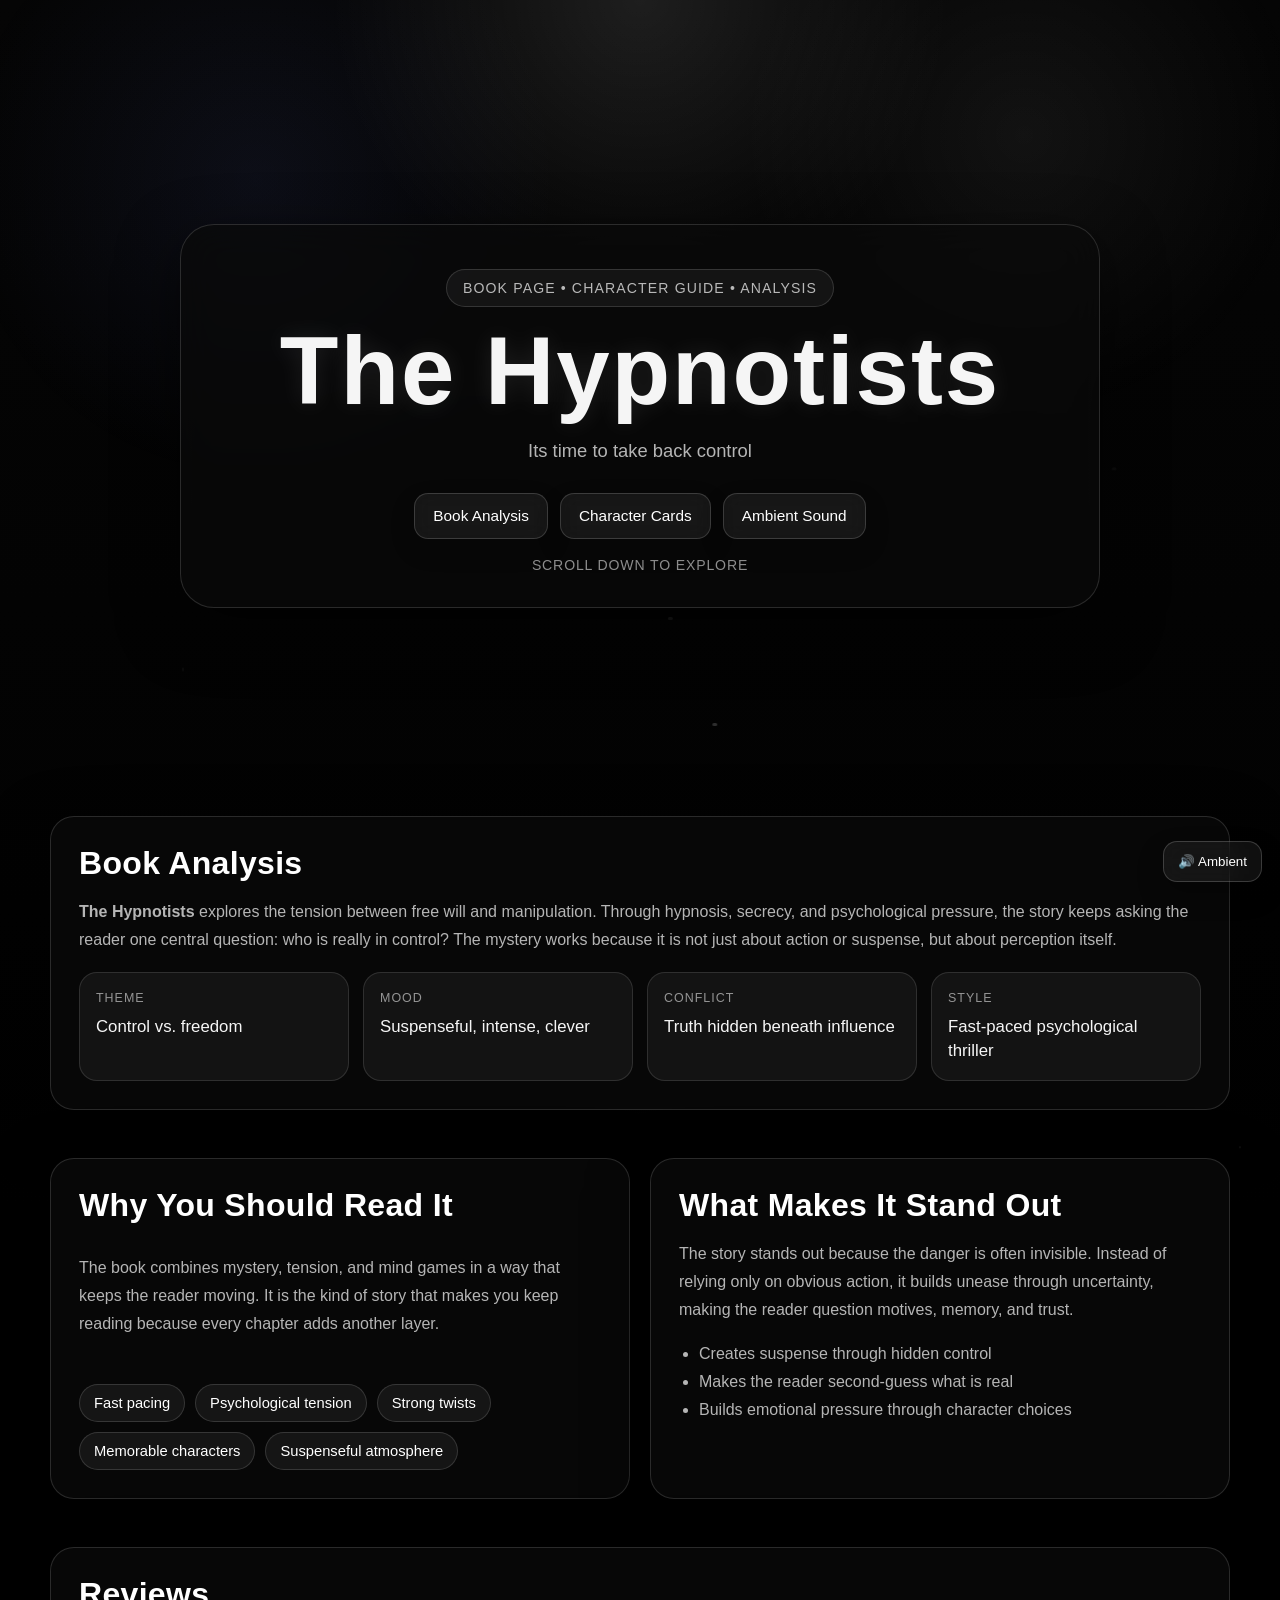
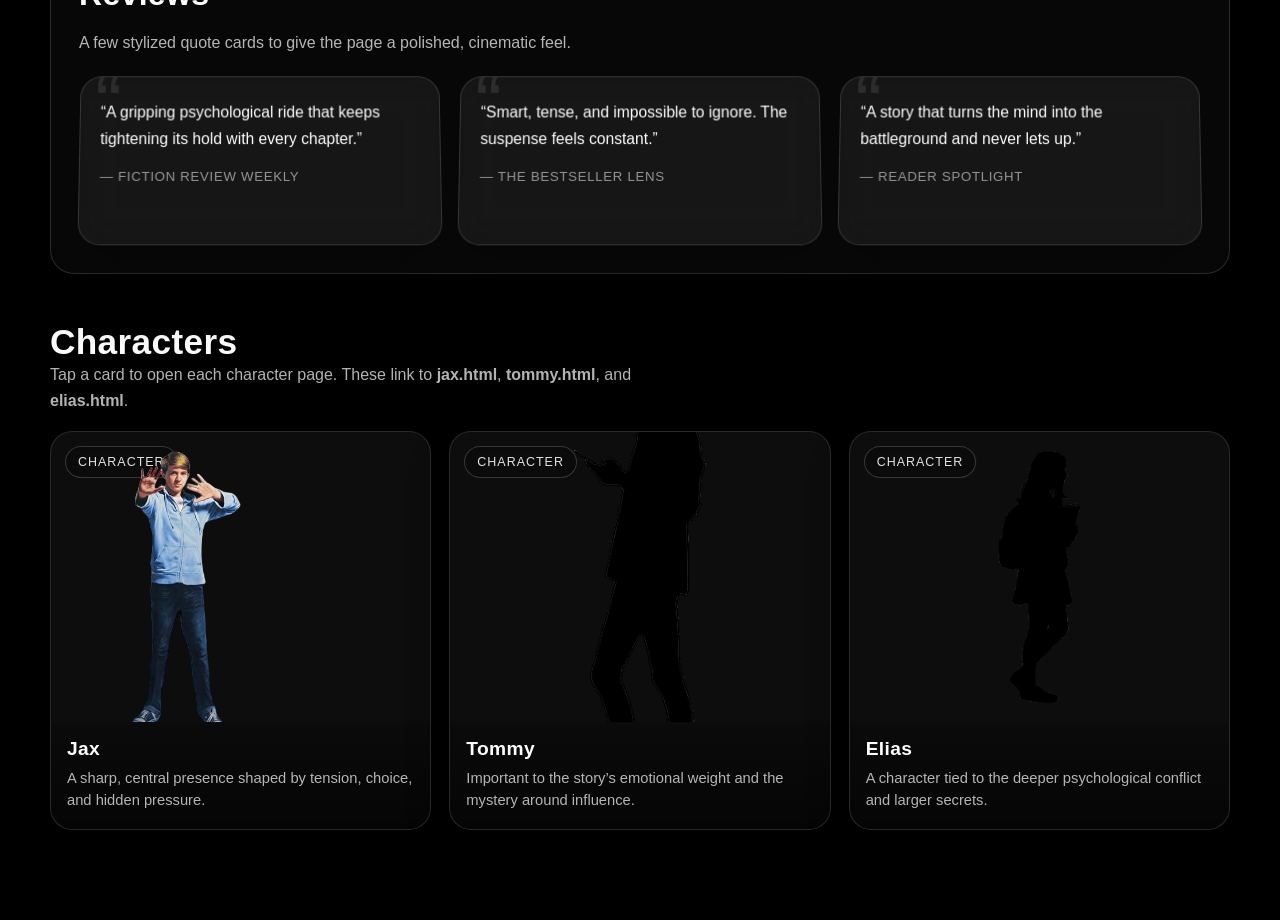
<file: index.html>
<!DOCTYPE html>
<html lang="en">
<head>
  <meta charset="UTF-8" />
  <meta name="viewport" content="width=device-width, initial-scale=1.0" />
  <title>The Hypnotists</title>
  <meta name="description" content="A cinematic landing page for The Hypnotists with character cards, analysis, reviews, and frosted glass design." />
  <link rel="icon" href="hotsmp.ico" type="image/x-icon">
  <link rel="shortcut icon" href="hotsmp.ico" type="image/x-icon">
  <link rel="stylesheet" href="style.css" />

  <style>
    :root {
      --bg-1: #000000;
      --bg-2: #050505;
      --glass: rgba(255, 255, 255, 0.06);
      --glass-2: rgba(255, 255, 255, 0.10);
      --line: rgba(255, 255, 255, 0.14);
      --text: rgba(255, 255, 255, 0.96);
      --muted: rgba(255, 255, 255, 0.70);
      --muted-2: rgba(255, 255, 255, 0.55);
      --shadow: 0 20px 60px rgba(0, 0, 0, 0.55);
      --radius: 24px;
    }

    * {
      box-sizing: border-box;
    }

    html {
      scroll-behavior: smooth;
    }

    body {
      margin: 0;
      color: var(--text);
      overflow-x: hidden;
      background: linear-gradient(180deg, var(--bg-2), var(--bg-1) 60%, #000 100%);
      font-family: Inter, -apple-system, BlinkMacSystemFont, "Segoe UI", Roboto, Arial, sans-serif;
    }

    a {
      color: inherit;
    }

    img {
      display: block;
      max-width: 100%;
    }

    .page-shell {
      position: relative;
      min-height: 100vh;
      transition: transform 120ms linear;
    }

    .top-glow {
      position: fixed;
      inset: 0;
      pointer-events: none;
      background:
        radial-gradient(circle at 50% 0%, rgba(255,255,255,0.10), transparent 28%),
        radial-gradient(circle at 20% 20%, rgba(120,140,255,0.08), transparent 24%),
        radial-gradient(circle at 80% 15%, rgba(255,255,255,0.06), transparent 22%);
      z-index: 0;
    }

    .content {
      position: relative;
      z-index: 1;
      width: min(1180px, calc(100% - 40px));
      margin: 0 auto;
      padding-bottom: 90px;
    }

    .hero {
      min-height: 88vh;
      display: flex;
      align-items: center;
      justify-content: center;
      text-align: center;
      padding: 80px 0 40px;
    }

    .hero-inner {
      width: min(920px, 100%);
      padding: 44px 30px 34px;
      border-radius: 34px;
      background: rgba(10, 10, 10, 0.72);
      border: 1px solid rgba(255, 255, 255, 0.14);
      box-shadow: var(--shadow);
      backdrop-filter: blur(18px);
      -webkit-backdrop-filter: blur(18px);
    }

    .eyebrow {
      display: inline-flex;
      align-items: center;
      gap: 10px;
      padding: 10px 16px;
      border-radius: 999px;
      border: 1px solid rgba(255,255,255,0.14);
      background: rgba(255,255,255,0.05);
      color: var(--muted);
      font-size: 0.88rem;
      letter-spacing: 0.08em;
      text-transform: uppercase;
      margin-bottom: 18px;
    }

    .title {
      font-size: clamp(3rem, 8vw, 6rem);
      line-height: 0.96;
      margin: 0;
      letter-spacing: 0.02em;
      text-wrap: balance;
      text-shadow: 0 0 24px rgba(255,255,255,0.10);
    }

    .subtitle {
      margin: 18px auto 0;
      max-width: 760px;
      color: var(--muted);
      font-size: clamp(1rem, 2vw, 1.15rem);
      line-height: 1.7;
    }

    .hero-actions {
      margin-top: 26px;
      display: flex;
      justify-content: center;
      gap: 12px;
      flex-wrap: wrap;
    }

    .btn {
      display: inline-flex;
      align-items: center;
      justify-content: center;
      gap: 10px;
      padding: 13px 18px;
      border-radius: 14px;
      text-decoration: none;
      color: white;
      border: 1px solid rgba(255,255,255,0.16);
      background: rgba(255,255,255,0.06);
      box-shadow: 0 10px 24px rgba(0,0,0,0.18);
      transition: transform 180ms ease, background 180ms ease, border-color 180ms ease;
      cursor: pointer;
      font-size: 0.96rem;
      backdrop-filter: blur(10px);
      -webkit-backdrop-filter: blur(10px);
    }

    .btn:hover {
      transform: translateY(-2px);
      background: rgba(255,255,255,0.10);
      border-color: rgba(255,255,255,0.22);
    }

    .scroll-hint {
      margin-top: 18px;
      color: var(--muted-2);
      font-size: 0.88rem;
      letter-spacing: 0.06em;
      text-transform: uppercase;
    }

    .section {
      margin: 24px 0;
      padding: 28px;
      border-radius: var(--radius);
      background: rgba(10, 10, 10, 0.72);
      border: 1px solid rgba(255,255,255,0.14);
      box-shadow: var(--shadow);
      backdrop-filter: blur(18px);
      -webkit-backdrop-filter: blur(18px);
      transform: translateY(18px);
      opacity: 0;
      transition: opacity 700ms ease, transform 700ms ease, box-shadow 220ms ease;
    }

    .section.reveal {
      opacity: 1;
      transform: translateY(0);
    }

    .section:hover {
      box-shadow: 0 26px 70px rgba(0, 0, 0, 0.62);
    }

    .section h2 {
      margin: 0 0 14px;
      font-size: clamp(1.35rem, 3vw, 2rem);
      letter-spacing: 0.01em;
      color: white;
    }

    .section p,
    .section li {
      color: var(--muted);
      line-height: 1.75;
      font-size: 1rem;
    }

    .section ul {
      margin: 0;
      padding-left: 20px;
    }

    .grid-2 {
      display: grid;
      grid-template-columns: repeat(2, minmax(0, 1fr));
      gap: 20px;
    }

    .stats {
      display: grid;
      grid-template-columns: repeat(4, minmax(0, 1fr));
      gap: 14px;
      margin-top: 18px;
    }

    .stat {
      padding: 18px 16px;
      border-radius: 18px;
      background: rgba(255,255,255,0.05);
      border: 1px solid rgba(255,255,255,0.12);
    }

    .stat .label {
      display: block;
      font-size: 0.78rem;
      letter-spacing: 0.08em;
      text-transform: uppercase;
      color: var(--muted-2);
      margin-bottom: 10px;
    }

    .stat .value {
      font-size: 1.05rem;
      color: var(--text);
      line-height: 1.4;
    }

    .reviews {
      margin-top: 24px;
    }

    .review-grid {
      display: grid;
      grid-template-columns: repeat(3, minmax(0, 1fr));
      gap: 18px;
      margin-top: 18px;
    }

    .review {
      position: relative;
      padding: 22px 20px 18px;
      border-radius: 22px;
      background: rgba(255,255,255,0.05);
      border: 1px solid rgba(255,255,255,0.14);
      box-shadow: 0 16px 42px rgba(0,0,0,0.26);
      transform: perspective(1000px) rotateX(6deg);
      transition: transform 220ms ease, box-shadow 220ms ease;
      min-height: 170px;
      overflow: hidden;
    }

    .review::before {
      content: "“";
      position: absolute;
      top: -14px;
      left: 14px;
      font-size: 5rem;
      color: rgba(255,255,255,0.10);
      line-height: 1;
    }

    .review:hover {
      transform: perspective(1000px) rotateX(0deg) translateY(-4px);
      box-shadow: 0 22px 54px rgba(0,0,0,0.35);
    }

    .review .quote {
      position: relative;
      z-index: 1;
      font-size: 0.98rem;
      line-height: 1.75;
      color: white;
      margin: 0 0 16px;
    }

    .review .source {
      color: var(--muted-2);
      font-size: 0.83rem;
      letter-spacing: 0.05em;
      text-transform: uppercase;
    }

    .why-read {
      display: grid;
      gap: 14px;
    }

    .pill-list {
      display: flex;
      flex-wrap: wrap;
      gap: 10px;
      margin-top: 16px;
    }

    .pill {
      padding: 10px 14px;
      border-radius: 999px;
      background: rgba(255,255,255,0.06);
      border: 1px solid rgba(255,255,255,0.14);
      color: white;
      font-size: 0.92rem;
    }

    .characters {
      margin-top: 42px;
      padding-top: 6px;
    }

    .characters-head {
      display: flex;
      justify-content: space-between;
      align-items: end;
      gap: 20px;
      margin-bottom: 18px;
      flex-wrap: wrap;
    }

    .characters-head h2 {
      margin: 0;
      font-size: clamp(1.5rem, 3vw, 2.2rem);
      color: white;
    }

    .characters-head p {
      margin: 0;
      color: var(--muted);
      max-width: 640px;
      line-height: 1.6;
    }

    .card-container {
      display: grid;
      grid-template-columns: repeat(3, minmax(0, 1fr));
      gap: 18px;
    }

    .card {
      position: relative;
      text-decoration: none;
      color: white;
      border-radius: 22px;
      overflow: hidden;
      min-height: 360px;
      background: rgba(255,255,255,0.05);
      border: 1px solid rgba(255,255,255,0.12);
      box-shadow: 0 18px 42px rgba(0,0,0,0.28);
      transition: transform 220ms ease, box-shadow 220ms ease, border-color 220ms ease;
      transform-style: preserve-3d;
    }

    .card:hover {
      transform: translateY(-8px) scale(1.02);
      box-shadow: 0 26px 60px rgba(0,0,0,0.42);
      border-color: rgba(255,255,255,0.22);
    }

    .card img {
      width: 100%;
      height: 290px;
      object-fit: cover;
      display: block;
      filter: saturate(1.05) contrast(1.02);
    }

    .card-content {
      padding: 16px 16px 18px;
      background: linear-gradient(180deg, rgba(0,0,0,0.18), rgba(0,0,0,0.62));
    }

    .card h3 {
      margin: 0 0 7px;
      font-size: 1.2rem;
      letter-spacing: 0.02em;
      color: white;
    }

    .card span {
      color: var(--muted);
      font-size: 0.92rem;
      line-height: 1.5;
    }

    .floating-badge {
      position: absolute;
      top: 14px;
      left: 14px;
      padding: 8px 12px;
      border-radius: 999px;
      background: rgba(0,0,0,0.44);
      border: 1px solid rgba(255,255,255,0.18);
      color: rgba(255,255,255,0.88);
      backdrop-filter: blur(12px);
      -webkit-backdrop-filter: blur(12px);
      font-size: 0.78rem;
      letter-spacing: 0.08em;
      text-transform: uppercase;
    }

    #intro {
      position: fixed;
      inset: 0;
      z-index: 9999;
      display: flex;
      align-items: center;
      justify-content: center;
      background:
        radial-gradient(circle at center, rgba(255,255,255,0.08), rgba(0,0,0,0.96) 55%),
        rgba(0,0,0,0.98);
      animation: introFadeOut 2.5s ease forwards 2.1s;
    }

    .intro-text {
      font-size: clamp(2rem, 6vw, 4.5rem);
      letter-spacing: 0.32em;
      text-indent: 0.32em;
      opacity: 0;
      transform: translateY(10px) scale(1.04);
      animation: introText 1.4s ease forwards;
      text-align: center;
      color: white;
    }

    @keyframes introText {
      0% { opacity: 0; transform: translateY(14px) scale(1.05); }
      100% { opacity: 1; transform: translateY(0) scale(1); }
    }

    @keyframes introFadeOut {
      to {
        opacity: 0;
        visibility: hidden;
      }
    }

    #audioToggle {
      position: fixed;
      right: 18px;
      bottom: 18px;
      z-index: 1000;
      padding: 12px 14px;
      border-radius: 14px;
      border: 1px solid rgba(255,255,255,0.18);
      background: rgba(255,255,255,0.06);
      color: white;
      cursor: pointer;
      box-shadow: 0 12px 26px rgba(0,0,0,0.28);
      backdrop-filter: blur(12px);
      -webkit-backdrop-filter: blur(12px);
      transition: transform 180ms ease, background 180ms ease;
    }

    #audioToggle:hover {
      transform: translateY(-2px);
      background: rgba(255,255,255,0.10);
    }

    .glitch-hover:hover {
      animation: glitch 260ms steps(2, end) infinite;
    }

    @keyframes glitch {
      0% { transform: translate(0); }
      20% { transform: translate(1px, -1px); }
      40% { transform: translate(-1px, 1px); }
      60% { transform: translate(1px, 1px); }
      80% { transform: translate(-1px, -1px); }
      100% { transform: translate(0); }
    }

    @media (max-width: 900px) {
      .grid-2,
      .review-grid,
      .card-container,
      .stats {
        grid-template-columns: 1fr;
      }

      .hero {
        min-height: auto;
        padding-top: 56px;
      }

      .hero-inner {
        padding: 34px 20px 24px;
      }

      .section {
        padding: 22px;
      }

      .card {
        min-height: 330px;
      }

      .card img {
        height: 260px;
      }
    }
  </style>
</head>
<body>
  <div id="intro" aria-hidden="true">
    <div class="intro-text">THE HYPNOTISTS</div>
  </div>

  <div class="page-shell" id="pageShell">
    <div class="top-glow"></div>

    <main class="content">
      <section class="hero">
        <div class="hero-inner reveal-on-load">
          <div class="eyebrow">Book Page • Character Guide • Analysis</div>
          <h1 class="title glitch-hover">The Hypnotists</h1>
          <p class="subtitle">
            Its time to take back control
          </p>

          <div class="hero-actions">
            <a class="btn" href="#analysis">Book Analysis</a>
            <a class="btn" href="#characters">Character Cards</a>
            <button class="btn" id="ambientBtn" type="button">Ambient Sound</button>
          </div>

          <div class="scroll-hint">Scroll down to explore</div>
        </div>
      </section>

      <section id="analysis" class="section reveal-on-scroll">
        <h2>Book Analysis</h2>
        <p>
          <strong>The Hypnotists</strong> explores the tension between free will and manipulation.
          Through hypnosis, secrecy, and psychological pressure, the story keeps asking the reader
          one central question: who is really in control? The mystery works because it is not just about
          action or suspense, but about perception itself.
        </p>
        <div class="stats">
          <div class="stat">
            <span class="label">Theme</span>
            <div class="value">Control vs. freedom</div>
          </div>
          <div class="stat">
            <span class="label">Mood</span>
            <div class="value">Suspenseful, intense, clever</div>
          </div>
          <div class="stat">
            <span class="label">Conflict</span>
            <div class="value">Truth hidden beneath influence</div>
          </div>
          <div class="stat">
            <span class="label">Style</span>
            <div class="value">Fast-paced psychological thriller</div>
          </div>
        </div>
      </section>

      <section class="grid-2">
        <section class="section reveal-on-scroll">
          <h2>Why You Should Read It</h2>
          <div class="why-read">
            <p>
              The book combines mystery, tension, and mind games in a way that keeps the reader moving.
              It is the kind of story that makes you keep reading because every chapter adds another layer.
            </p>
            <div class="pill-list" aria-label="Reasons to read">
              <span class="pill">Fast pacing</span>
              <span class="pill">Psychological tension</span>
              <span class="pill">Strong twists</span>
              <span class="pill">Memorable characters</span>
              <span class="pill">Suspenseful atmosphere</span>
            </div>
          </div>
        </section>

        <section class="section reveal-on-scroll">
          <h2>What Makes It Stand Out</h2>
          <p>
            The story stands out because the danger is often invisible. Instead of relying only on obvious action,
            it builds unease through uncertainty, making the reader question motives, memory, and trust.
          </p>
          <ul>
            <li>Creates suspense through hidden control</li>
            <li>Makes the reader second-guess what is real</li>
            <li>Builds emotional pressure through character choices</li>
          </ul>
        </section>
      </section>

      <section class="section reviews reveal-on-scroll">
        <h2>Reviews</h2>
        <p>
          A few stylized quote cards to give the page a polished, cinematic feel.
        </p>

        <div class="review-grid">
          <article class="review">
            <p class="quote">“A gripping psychological ride that keeps tightening its hold with every chapter.”</p>
            <div class="source">— Fiction Review Weekly</div>
          </article>

          <article class="review">
            <p class="quote">“Smart, tense, and impossible to ignore. The suspense feels constant.”</p>
            <div class="source">— The Bestseller Lens</div>
          </article>

          <article class="review">
            <p class="quote">“A story that turns the mind into the battleground and never lets up.”</p>
            <div class="source">— Reader Spotlight</div>
          </article>
        </div>
      </section>

      <section id="characters" class="characters reveal-on-scroll">
        <div class="characters-head">
          <div>
            <h2>Characters</h2>
            <p>
              Tap a card to open each character page. These link to <strong>jax.html</strong>, <strong>tommy.html</strong>,
              and <strong>elias.html</strong>.
            </p>
          </div>
        </div>

        <div class="card-container">
          <a href="jax.html" class="card">
            <div class="floating-badge">Character</div>
            <img src="jax.png" alt="Jax">
            <div class="card-content">
              <h3>Jax</h3>
              <span>A sharp, central presence shaped by tension, choice, and hidden pressure.</span>
            </div>
          </a>

          <a href="tommy.html" class="card">
            <div class="floating-badge">Character</div>
            <img src="tommy.png" alt="Tommy">
            <div class="card-content">
              <h3>Tommy</h3>
              <span>Important to the story’s emotional weight and the mystery around influence.</span>
            </div>
          </a>

          <a href="elias.html" class="card">
            <div class="floating-badge">Character</div>
            <img src="elias.png" alt="Elias">
            <div class="card-content">
              <h3>Elias</h3>
              <span>A character tied to the deeper psychological conflict and larger secrets.</span>
            </div>
          </a>
        </div>
      </section>
    </main>
  </div>

  <button id="audioToggle" type="button">🔊 Ambient</button>

  <script>
    const revealItems = document.querySelectorAll(".reveal-on-scroll, .reveal-on-load");

    const revealObserver = new IntersectionObserver((entries) => {
      entries.forEach((entry) => {
        if (entry.isIntersecting) {
          entry.target.classList.add("reveal");
        }
      });
    }, { threshold: 0.14 });

    revealItems.forEach((el) => {
      if (el.classList.contains("reveal-on-load")) {
        el.classList.add("reveal");
      } else {
        revealObserver.observe(el);
      }
    });

    const shell = document.getElementById("pageShell");
    document.addEventListener("mousemove", (e) => {
      const x = (e.clientX / window.innerWidth - 0.5) * 10;
      const y = (e.clientY / window.innerHeight - 0.5) * 10;
      document.querySelector(".top-glow").style.transform =
  `translate3d(${x * 0.5}px, ${y * 0.5}px, 0)`;
    });

    const ambientBtn = document.getElementById("ambientBtn");
    let audioCtx = null;
    let oscillator = null;
    let gainNode = null;
    let ambientOn = false;

    function startAmbient() {
      audioCtx = new (window.AudioContext || window.webkitAudioContext)();
      oscillator = audioCtx.createOscillator();
      gainNode = audioCtx.createGain();

      oscillator.type = "sine";
      oscillator.frequency.value = 55;
      gainNode.gain.value = 0.03;

      oscillator.connect(gainNode);
      gainNode.connect(audioCtx.destination);
      oscillator.start();

      ambientOn = true;
      ambientBtn.textContent = "🔇 Ambient";
    }

    function stopAmbient() {
      if (oscillator) {
        oscillator.stop();
        oscillator.disconnect();
      }
      if (gainNode) gainNode.disconnect();
      if (audioCtx) audioCtx.close();

      oscillator = null;
      gainNode = null;
      audioCtx = null;
      ambientOn = false;
      ambientBtn.textContent = "🔊 Ambient";
    }

    ambientBtn.addEventListener("click", async () => {
      try {
        if (!ambientOn) {
          startAmbient();
          if (audioCtx && audioCtx.state === "suspended") {
            await audioCtx.resume();
          }
        } else {
          stopAmbient();
        }
      } catch (err) {
        ambientBtn.textContent = "Audio Blocked";
      }
    });

    setTimeout(() => {
  const intro = document.getElementById("intro");
  if (intro) {
    intro.style.opacity = "0";
    intro.style.pointerEvents = "none";
    intro.style.transition = "opacity 0.6s ease";

    setTimeout(() => {
      intro.remove();
      document.body.style.overflow = "auto";
      document.documentElement.style.overflow = "auto";
    }, 650);
  }
}, 5000);
  </script>

  <script src="script.js"></script>
</body>
</html>
</file>
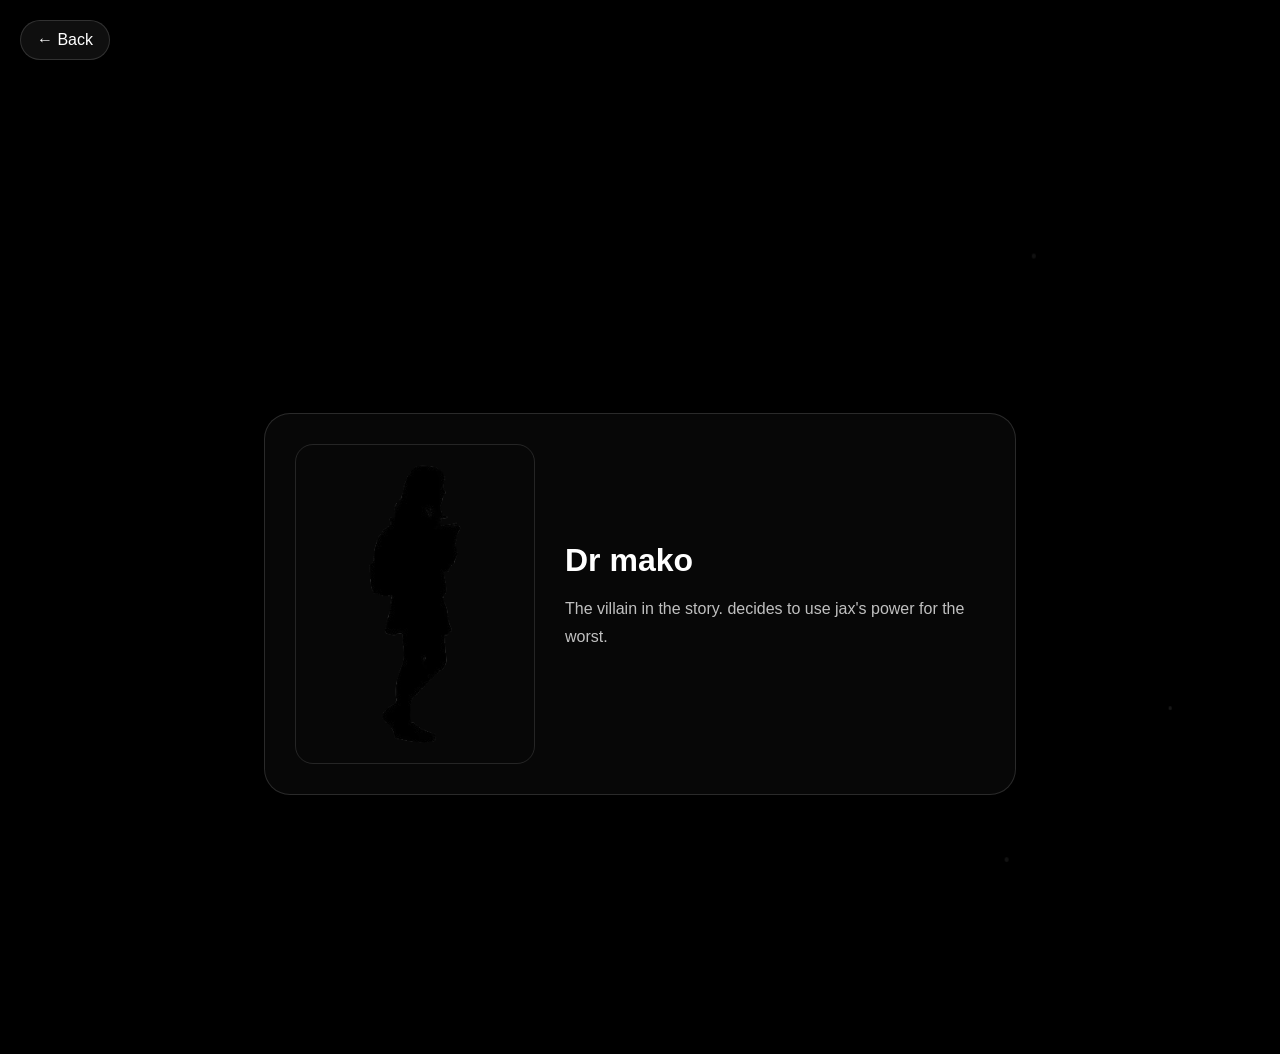
<file: elias.html>
<!DOCTYPE html>
<html lang="en">
<head>
<meta charset="UTF-8" />
<meta name="viewport" content="width=device-width, initial-scale=1.0"/>
<title>Tommy | The Hypnotists</title>

<link rel="icon" href="hotsmp.ico">
<link rel="stylesheet" href="style.css">

<style>
  body {
    margin: 0;
    color: white;
    background: black;
    font-family: Inter, Arial, sans-serif;
    overflow-x: hidden;
  }

  /* BACK BUTTON */
  .back {
    position: fixed;
    top: 20px;
    left: 20px;
    z-index: 10;
    text-decoration: none;

    color: white;
    padding: 10px 16px;
    border-radius: 999px;

    background: rgba(255,255,255,0.06);
    border: 1px solid rgba(255,255,255,0.14);

    backdrop-filter: blur(12px);
    -webkit-backdrop-filter: blur(12px);

    transition: 0.2s ease;
  }

  .back:hover {
    transform: translateY(-2px);
    background: rgba(255,255,255,0.10);
  }

  /* PAGE WRAPPER */
  .character-page {
    min-height: 100vh;
    display: flex;
    align-items: center;
    justify-content: center;
    padding: 80px 20px;
  }

  /* GLASS CARD */
  .content {
    display: flex;
    gap: 30px;
    align-items: center;
    max-width: 900px;

    padding: 30px;
    border-radius: 26px;

    background: rgba(10,10,10,0.72);
    border: 1px solid rgba(255,255,255,0.14);

    box-shadow: 0 20px 60px rgba(0,0,0,0.55);
    backdrop-filter: blur(18px);
    -webkit-backdrop-filter: blur(18px);
  }

  .content img {
    width: 240px;
    height: 320px;
    object-fit: cover;
    border-radius: 18px;
    border: 1px solid rgba(255,255,255,0.12);
  }

  h3 {
    margin: 0 0 10px;
    font-size: 2rem;
  }

  p {
    color: rgba(255,255,255,0.75);
    line-height: 1.7;
    max-width: 420px;
  }

  /* MOBILE */
  @media (max-width: 800px) {
    .content {
      flex-direction: column;
      text-align: center;
    }

    .content img {
      width: 80%;
      height: auto;
    }
  }
</style>

</head>

<body>

<!-- 🌌 YOUR EXISTING BACKGROUND -->
<canvas id="bg"></canvas>
<canvas id="stars"></canvas>
<canvas id="particles"></canvas>

<!-- 🔙 BACK BUTTON -->
<a class="back" href="index.html">← Back</a>

<!-- 👤 CHARACTER CONTENT -->
<div class="character-page">

  <div class="content">

    <img src="elias.png" alt="Dr elias mako">

    <div>
      <h3>Dr mako</h3>
      <p>
        The villain in the story. decides to use jax's power for the worst.
      </p>
    </div>

  </div>

</div>

<script src="script.js"></script>

</body>
</html>
</file>
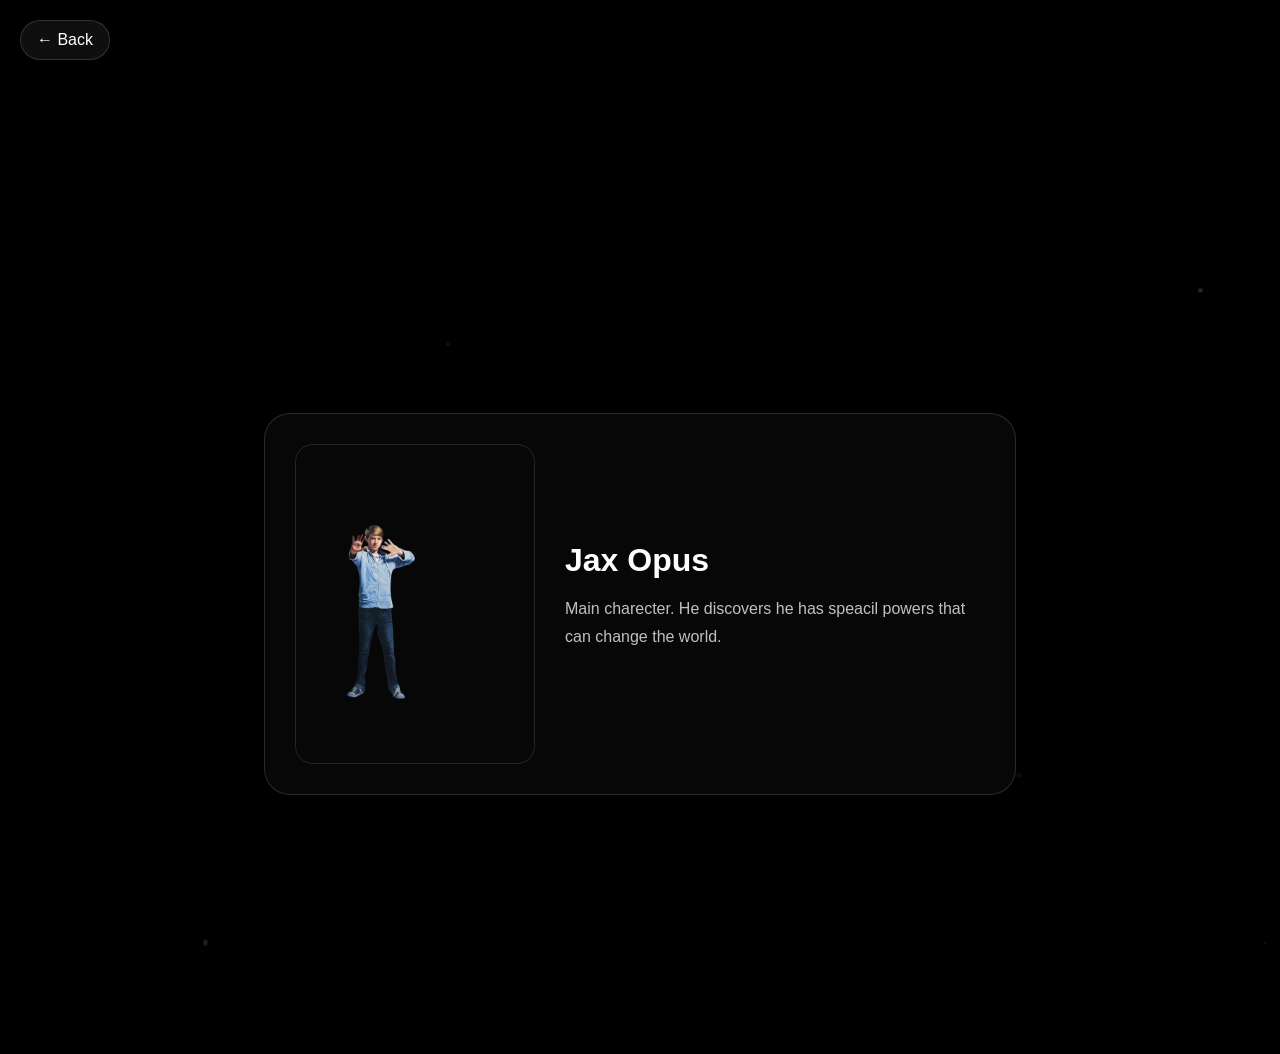
<file: jax.html>
<!DOCTYPE html>
<html lang="en">
<head>
<meta charset="UTF-8" />
<meta name="viewport" content="width=device-width, initial-scale=1.0"/>
<title>Tommy | The Hypnotists</title>

<link rel="icon" href="hotsmp.ico">
<link rel="stylesheet" href="style.css">

<style>
  body {
    margin: 0;
    color: white;
    background: black;
    font-family: Inter, Arial, sans-serif;
    overflow-x: hidden;
  }

  /* BACK BUTTON */
  .back {
    position: fixed;
    top: 20px;
    left: 20px;
    z-index: 10;
    text-decoration: none;

    color: white;
    padding: 10px 16px;
    border-radius: 999px;

    background: rgba(255,255,255,0.06);
    border: 1px solid rgba(255,255,255,0.14);

    backdrop-filter: blur(12px);
    -webkit-backdrop-filter: blur(12px);

    transition: 0.2s ease;
  }

  .back:hover {
    transform: translateY(-2px);
    background: rgba(255,255,255,0.10);
  }

  /* PAGE WRAPPER */
  .character-page {
    min-height: 100vh;
    display: flex;
    align-items: center;
    justify-content: center;
    padding: 80px 20px;
  }

  /* GLASS CARD */
  .content {
    display: flex;
    gap: 30px;
    align-items: center;
    max-width: 900px;

    padding: 30px;
    border-radius: 26px;

    background: rgba(10,10,10,0.72);
    border: 1px solid rgba(255,255,255,0.14);

    box-shadow: 0 20px 60px rgba(0,0,0,0.55);
    backdrop-filter: blur(18px);
    -webkit-backdrop-filter: blur(18px);
  }

  .content img {
    width: 240px;
    height: 320px;
    object-fit: cover;
    border-radius: 18px;
    border: 1px solid rgba(255,255,255,0.12);
  }

  h3 {
    margin: 0 0 10px;
    font-size: 2rem;
  }

  p {
    color: rgba(255,255,255,0.75);
    line-height: 1.7;
    max-width: 420px;
  }

  /* MOBILE */
  @media (max-width: 800px) {
    .content {
      flex-direction: column;
      text-align: center;
    }

    .content img {
      width: 80%;
      height: auto;
    }
  }
</style>

</head>

<body>

<!-- 🌌 YOUR EXISTING BACKGROUND -->
<canvas id="bg"></canvas>
<canvas id="stars"></canvas>
<canvas id="particles"></canvas>

<!-- 🔙 BACK BUTTON -->
<a class="back" href="index.html">← Back</a>

<!-- 👤 CHARACTER CONTENT -->
<div class="character-page">

  <div class="content">

    <img src="jax.png" alt="jax">

    <div>
      <h3>Jax Opus</h3>
      <p>
        Main charecter. He discovers he has speacil powers that can change the world.
      </p>
    </div>

  </div>

</div>

<script src="script.js"></script>

</body>
</html>
</file>
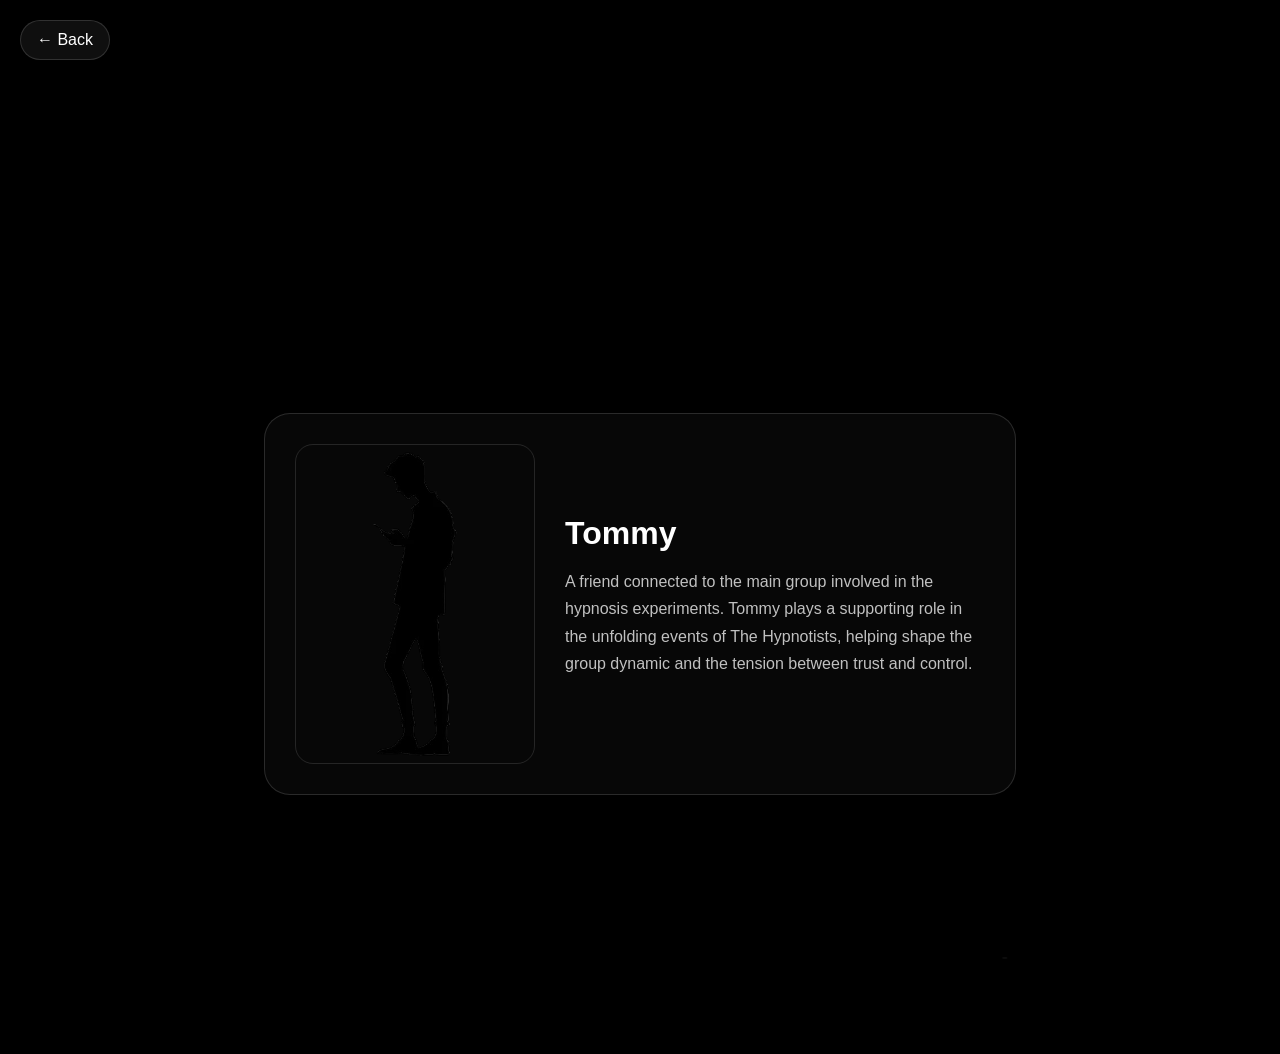
<file: tommy.html>
<!DOCTYPE html>
<html lang="en">
<head>
<meta charset="UTF-8" />
<meta name="viewport" content="width=device-width, initial-scale=1.0"/>
<title>Tommy | The Hypnotists</title>

<link rel="icon" href="hotsmp.ico">
<link rel="stylesheet" href="style.css">

<style>
  body {
    margin: 0;
    color: white;
    background: black;
    font-family: Inter, Arial, sans-serif;
    overflow-x: hidden;
  }

  /* BACK BUTTON */
  .back {
    position: fixed;
    top: 20px;
    left: 20px;
    z-index: 10;
    text-decoration: none;

    color: white;
    padding: 10px 16px;
    border-radius: 999px;

    background: rgba(255,255,255,0.06);
    border: 1px solid rgba(255,255,255,0.14);

    backdrop-filter: blur(12px);
    -webkit-backdrop-filter: blur(12px);

    transition: 0.2s ease;
  }

  .back:hover {
    transform: translateY(-2px);
    background: rgba(255,255,255,0.10);
  }

  /* PAGE WRAPPER */
  .character-page {
    min-height: 100vh;
    display: flex;
    align-items: center;
    justify-content: center;
    padding: 80px 20px;
  }

  /* GLASS CARD */
  .content {
    display: flex;
    gap: 30px;
    align-items: center;
    max-width: 900px;

    padding: 30px;
    border-radius: 26px;

    background: rgba(10,10,10,0.72);
    border: 1px solid rgba(255,255,255,0.14);

    box-shadow: 0 20px 60px rgba(0,0,0,0.55);
    backdrop-filter: blur(18px);
    -webkit-backdrop-filter: blur(18px);
  }

  .content img {
    width: 240px;
    height: 320px;
    object-fit: cover;
    border-radius: 18px;
    border: 1px solid rgba(255,255,255,0.12);
  }

  h3 {
    margin: 0 0 10px;
    font-size: 2rem;
  }

  p {
    color: rgba(255,255,255,0.75);
    line-height: 1.7;
    max-width: 420px;
  }

  /* MOBILE */
  @media (max-width: 800px) {
    .content {
      flex-direction: column;
      text-align: center;
    }

    .content img {
      width: 80%;
      height: auto;
    }
  }
</style>

</head>

<body>

<!-- 🌌 YOUR EXISTING BACKGROUND -->
<canvas id="bg"></canvas>
<canvas id="stars"></canvas>
<canvas id="particles"></canvas>

<!-- 🔙 BACK BUTTON -->
<a class="back" href="index.html">← Back</a>

<!-- 👤 CHARACTER CONTENT -->
<div class="character-page">

  <div class="content">

    <img src="tommy.png" alt="Tommy">

    <div>
      <h3>Tommy</h3>
      <p>
        A friend connected to the main group involved in the hypnosis experiments.
        Tommy plays a supporting role in the unfolding events of The Hypnotists,
        helping shape the group dynamic and the tension between trust and control.
      </p>
    </div>

  </div>

</div>

<script src="script.js"></script>

</body>
</html>
</file>
<file: style.css>
:root {
  --bg-1: #05060b;
  --bg-2: #0a1020;
  --glass: rgba(255, 255, 255, 0.08);
  --glass-2: rgba(255, 255, 255, 0.12);
  --line: rgba(255, 255, 255, 0.14);
  --text: rgba(255, 255, 255, 0.94);
  --muted: rgba(255, 255, 255, 0.68);
  --muted-2: rgba(255, 255, 255, 0.52);
  --shadow: 0 18px 50px rgba(0, 0, 0, 0.35);
  --radius: 24px;
}

* {
  box-sizing: border-box;
}

html,
body {
  width: 100%;
  min-height: 100%;
  margin: 0;
  overflow-x: hidden;
}

body {
  color: var(--text);
  font-family: Inter, -apple-system, BlinkMacSystemFont, "Segoe UI", Roboto, Arial, sans-serif;
  background:
    radial-gradient(circle at top, rgba(90, 110, 255, 0.18), transparent 30%),
    radial-gradient(circle at 20% 20%, rgba(255, 255, 255, 0.08), transparent 22%),
    radial-gradient(circle at 80% 10%, rgba(255, 255, 255, 0.06), transparent 20%),
    linear-gradient(180deg, var(--bg-2), var(--bg-1) 55%, #030307 100%);
  background-attachment: fixed;
}

a {
  color: inherit;
}

img {
  display: block;
  max-width: 100%;
}

button,
a {
  -webkit-tap-highlight-color: transparent;
}

.page-shell {
  position: relative;
  min-height: 100vh;
}

.top-glow {
  position: fixed;
  inset: 0;
  pointer-events: none;
  background:
    radial-gradient(circle at 50% 0%, rgba(255, 255, 255, 0.12), transparent 28%),
    radial-gradient(circle at 18% 18%, rgba(120, 140, 255, 0.10), transparent 24%),
    radial-gradient(circle at 82% 14%, rgba(255, 255, 255, 0.08), transparent 22%);
  z-index: 0;
}

.content {
  position: relative;
  z-index: 1;
}

.hero-inner,
.section,
.review,
.card,
#intro,
#audioToggle {
  backdrop-filter: blur(18px);
  -webkit-backdrop-filter: blur(18px);
}

.hero-inner {
  border-radius: 34px;
  background: linear-gradient(180deg, rgba(255, 255, 255, 0.10), rgba(255, 255, 255, 0.06));
  border: 1px solid rgba(255, 255, 255, 0.16);
  box-shadow: var(--shadow);
}

.section {
  border-radius: var(--radius);
  background: linear-gradient(180deg, rgba(255, 255, 255, 0.10), rgba(255, 255, 255, 0.06));
  border: 1px solid rgba(255, 255, 255, 0.15);
  box-shadow: var(--shadow);
}

.section h2,
.characters-head h2 {
  font-weight: 700;
  letter-spacing: 0.01em;
}

.section p,
.section li,
.subtitle,
.characters-head p,
.review .source,
.card span {
  color: var(--muted);
}

.btn,
#audioToggle {
  border: 1px solid rgba(255, 255, 255, 0.16);
  background: rgba(255, 255, 255, 0.08);
  color: white;
  box-shadow: 0 10px 24px rgba(0, 0, 0, 0.18);
}

.btn {
  text-decoration: none;
  border-radius: 14px;
}

.btn:hover,
#audioToggle:hover,
.card:hover,
.review:hover,
.section:hover {
  box-shadow: 0 22px 58px rgba(0, 0, 0, 0.42);
}

.pill {
  border: 1px solid rgba(255, 255, 255, 0.14);
  background: rgba(255, 255, 255, 0.07);
  color: var(--text);
}

.review {
  background: linear-gradient(180deg, rgba(255, 255, 255, 0.10), rgba(255, 255, 255, 0.05));
  border: 1px solid rgba(255, 255, 255, 0.15);
}

.card {
  background: rgba(255, 255, 255, 0.06);
  border: 1px solid rgba(255, 255, 255, 0.12);
}

.card-content {
  background: linear-gradient(180deg, rgba(10, 12, 18, 0.22), rgba(10, 12, 18, 0.46));
}

.floating-badge,
.scroll-hint,
.eyebrow {
  color: var(--muted-2);
}

#intro {
  position: fixed;
  inset: 0;
  z-index: 9999;
  display: flex;
  align-items: center;
  justify-content: center;
  background:
    radial-gradient(circle at center, rgba(255, 255, 255, 0.10), rgba(0, 0, 0, 0.96) 55%),
    rgba(0, 0, 0, 0.98);
}

.intro-text {
  color: white;
  font-weight: 700;
}

#audioToggle {
  position: fixed;
  right: 18px;
  bottom: 18px;
  z-index: 1000;
  padding: 12px 14px;
  border-radius: 14px;
  cursor: pointer;
}

.glitch-hover:hover {
  animation: glitch 260ms steps(2, end) infinite;
}

@keyframes glitch {
  0% { transform: translate(0); }
  20% { transform: translate(1px, -1px); }
  40% { transform: translate(-1px, 1px); }
  60% { transform: translate(1px, 1px); }
  80% { transform: translate(-1px, -1px); }
  100% { transform: translate(0); }
}

@media (max-width: 900px) {
  .hero-inner,
  .section {
    border-radius: 22px;
  }

  #audioToggle {
    right: 14px;
    bottom: 14px;
  }
}
html, body {
  overflow-x: hidden;
  overflow-y: auto;
}
</file>
